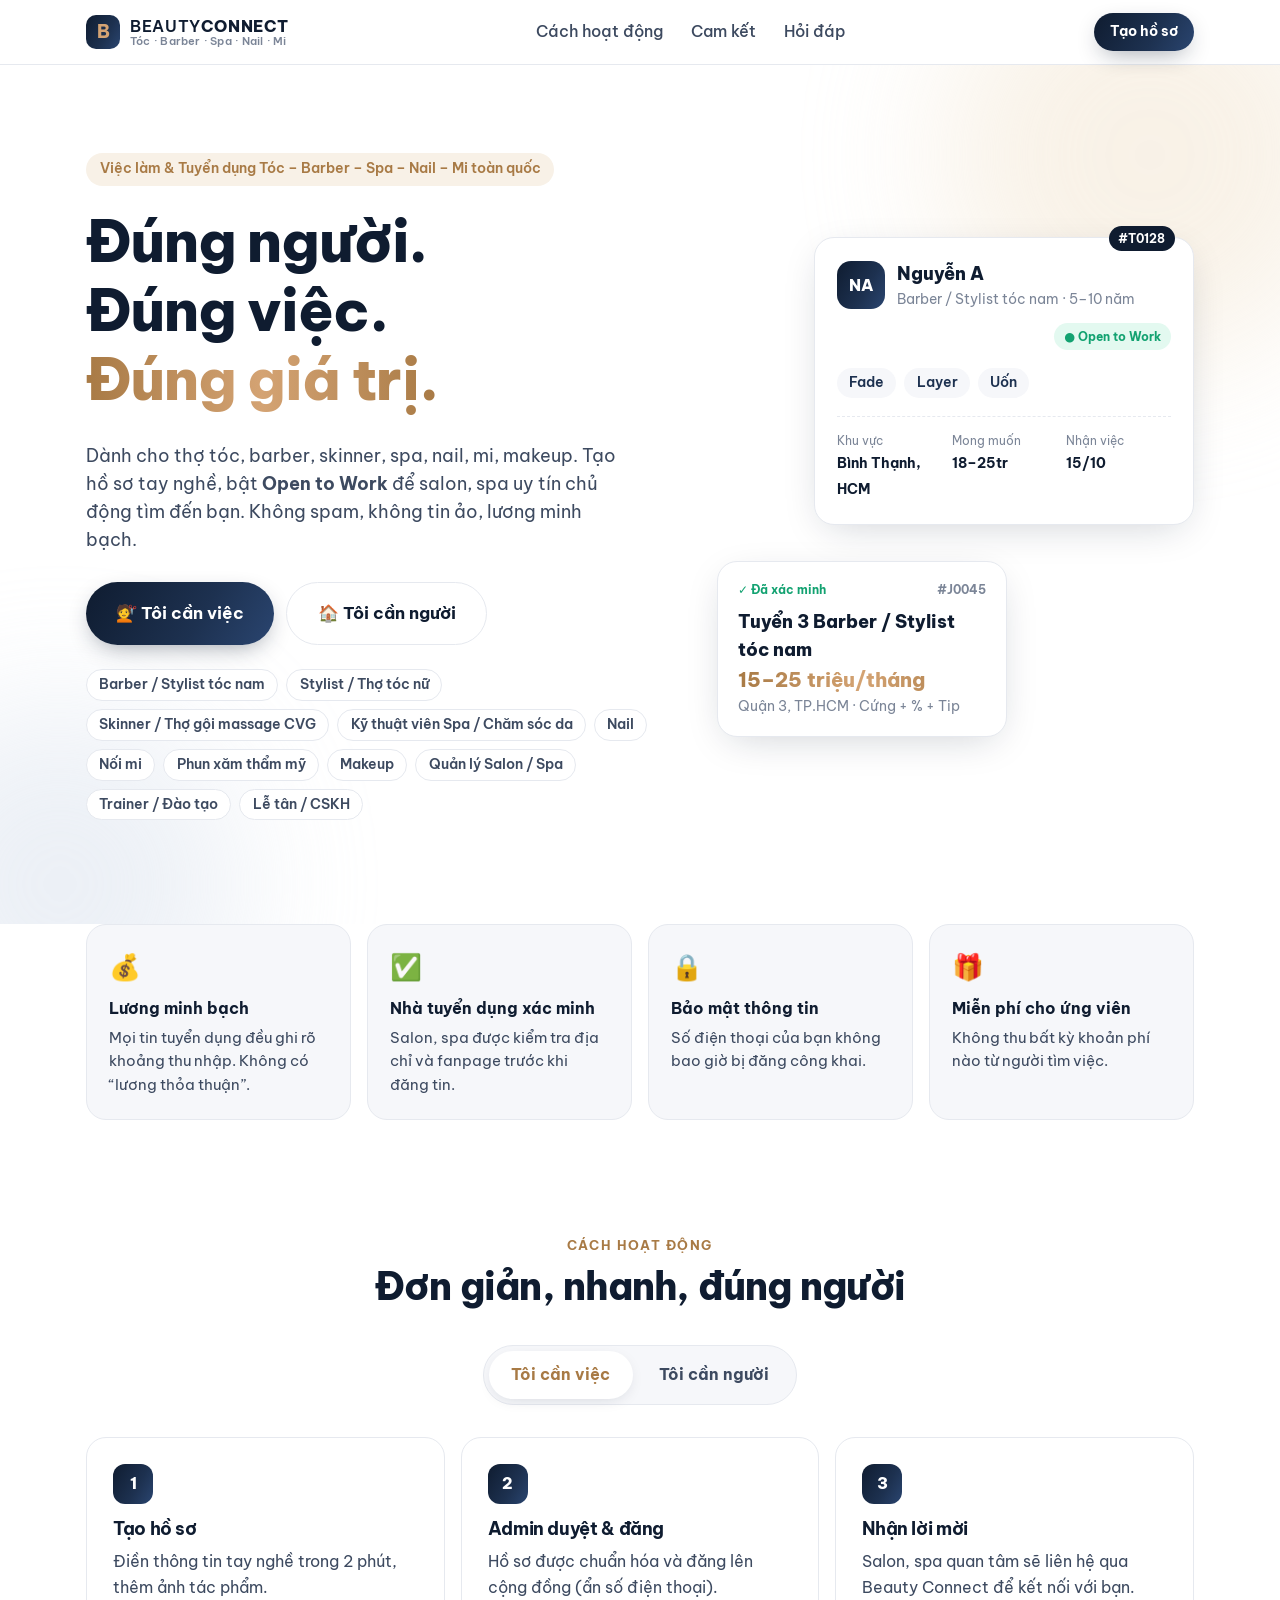
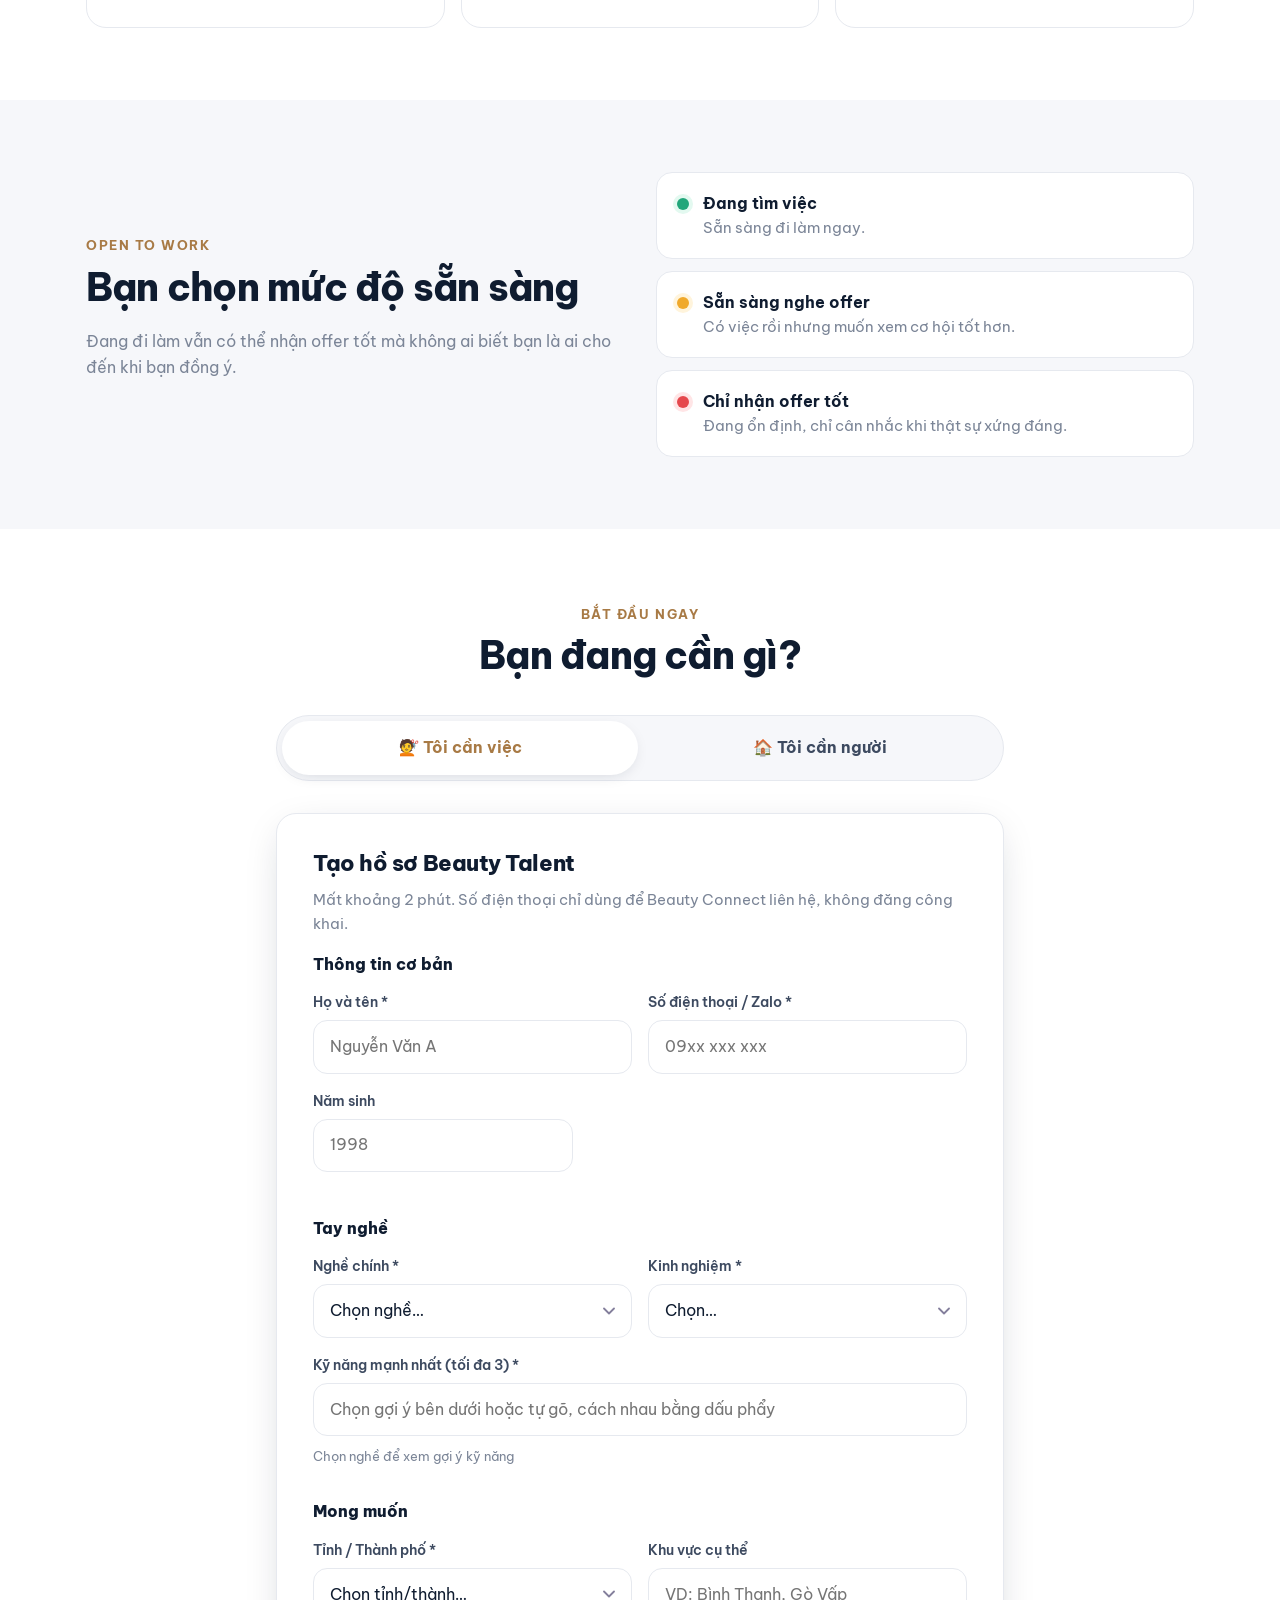
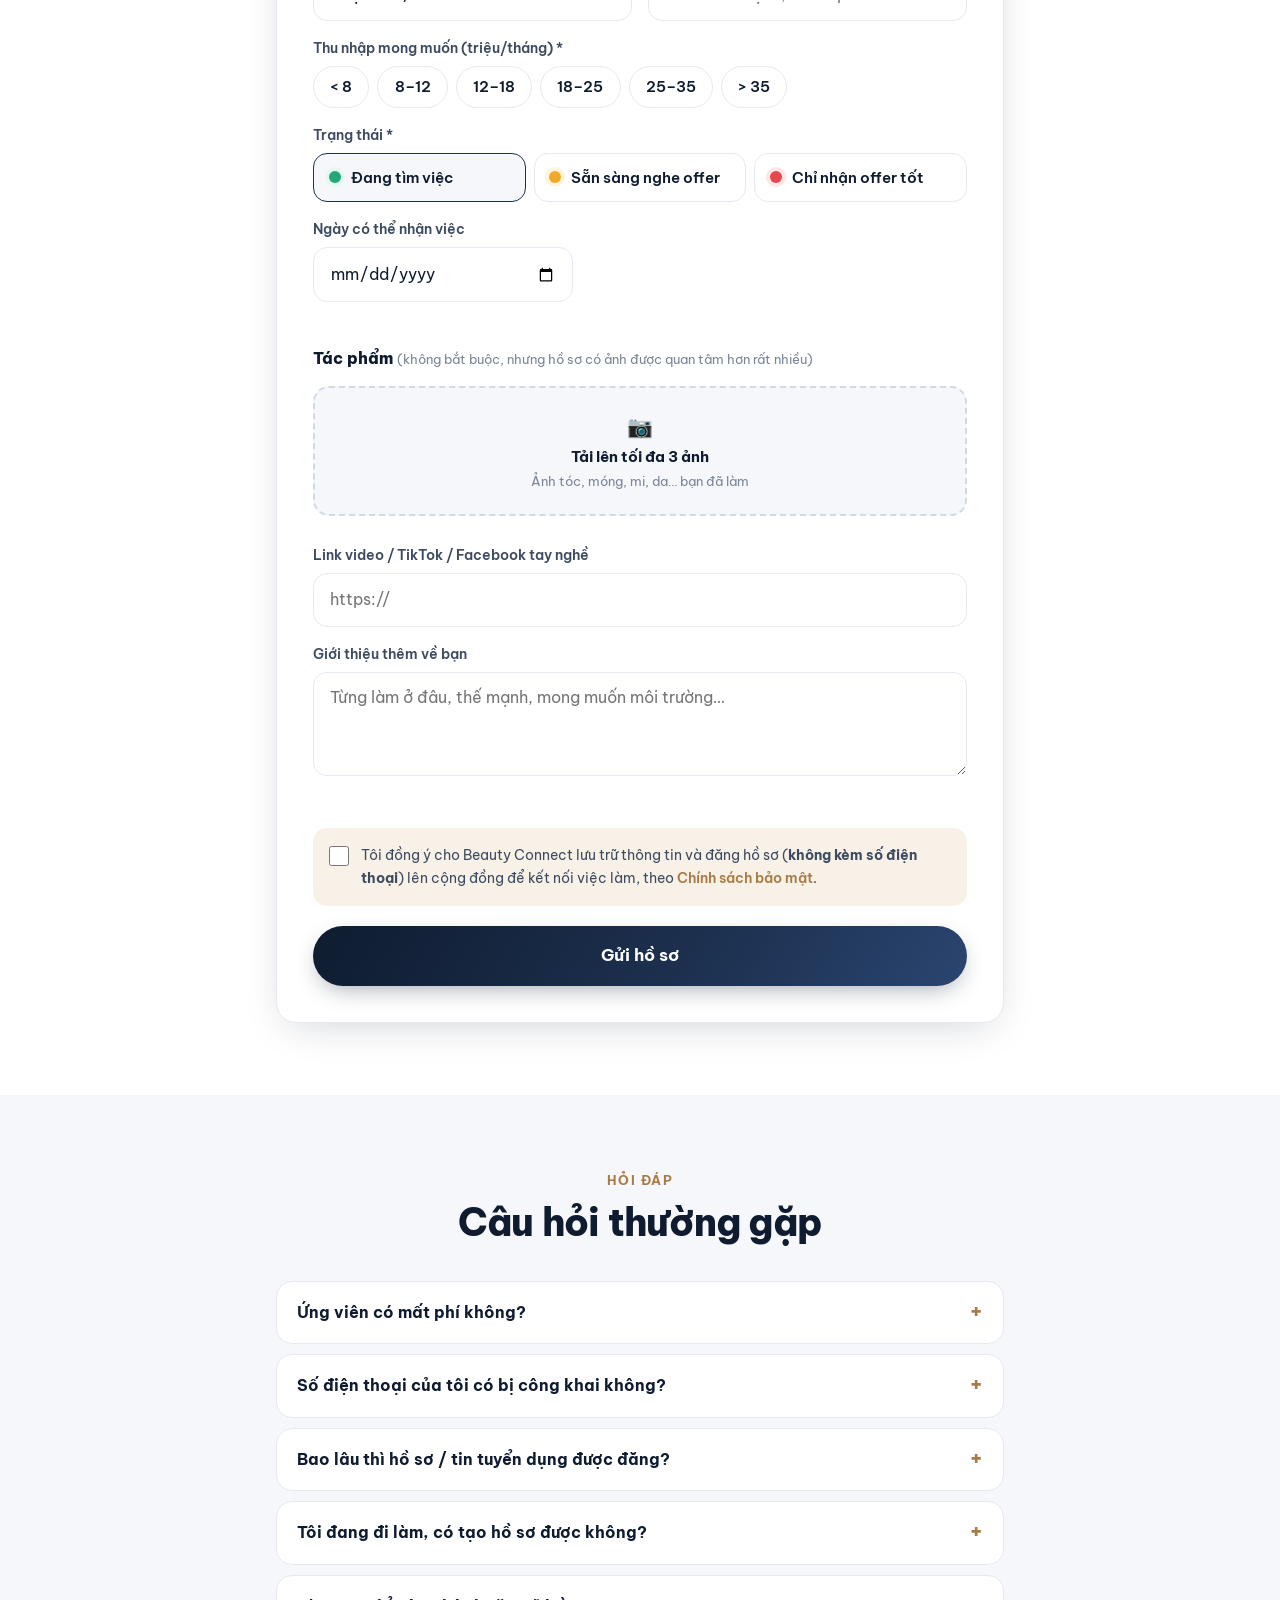
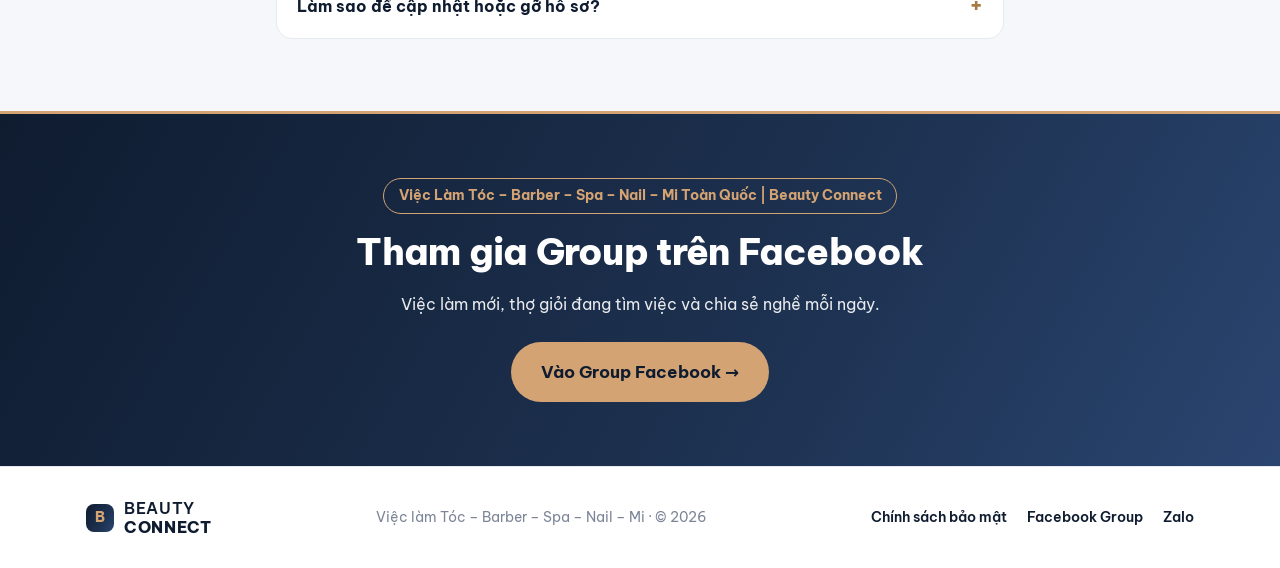
<file: index.html>
<!doctype html>
<html lang="vi">
<head>
  <meta charset="utf-8">
  <meta name="viewport" content="width=device-width, initial-scale=1">
  <title>Việc Làm Tóc – Barber – Spa – Nail – Mi Toàn Quốc | Beauty Connect</title>
  <meta name="description" content="Việc làm thợ tóc, barber, spa, nail, mi, makeup. Tuyển thợ uy tín: lương minh bạch, nhà tuyển dụng được xác minh, không thu phí ứng viên.">
  <meta property="og:title" content="Việc Làm Tóc – Barber – Spa – Nail – Mi Toàn Quốc | Beauty Connect">
  <meta property="og:description" content="Cộng đồng nhân sự ngành Beauty Việt Nam: Barber / Stylist tóc nam · Stylist / Thợ tóc nữ · Skinner · Spa · Nail · Mi · Phun xăm · Makeup.">
  <link rel="preconnect" href="https://fonts.googleapis.com">
  <link rel="preconnect" href="https://fonts.gstatic.com" crossorigin>
  <link href="https://fonts.googleapis.com/css2?family=Be+Vietnam+Pro:wght@400;500;600;700;800&display=swap" rel="stylesheet">
  <link rel="stylesheet" href="styles.css">
  <meta name="theme-color" content="#0f1c30">
</head>
<body>

<!-- ============ HEADER ============ -->
<header class="header">
  <div class="container header__inner">
    <a href="#" class="logo" aria-label="Beauty Connect">
      <span class="logo__mark">B</span>
      <span class="logo__text"><span>BEAUTY<b>CONNECT</b></span><small class="logo__sub">Tóc · Barber · Spa · Nail · Mi</small></span>
    </a>
    <nav class="nav">
      <a href="#cach-hoat-dong">Cách hoạt động</a>
      <a href="#cam-ket">Cam kết</a>
      <a href="#faq">Hỏi đáp</a>
    </nav>
    <a href="#dang-ky" class="btn btn--sm btn--primary" data-open="talent">Tạo hồ sơ</a>
  </div>
</header>

<main>

<!-- ============ HERO ============ -->
<section class="hero">
  <div class="blob blob--1"></div>
  <div class="blob blob--2"></div>
  <div class="container hero__inner">
    <div class="hero__copy">
      <span class="pill">Việc làm &amp; Tuyển dụng Tóc – Barber – Spa – Nail – Mi toàn quốc</span>
      <h1>Đúng người.<br>Đúng việc.<br><span class="grad-text">Đúng giá trị.</span></h1>
      <p class="lead">Dành cho thợ tóc, barber, skinner, spa, nail, mi, makeup. Tạo hồ sơ tay nghề, bật <b>Open to Work</b> để salon, spa uy tín chủ động tìm đến bạn. Không spam, không tin ảo, lương minh bạch.</p>
      <div class="hero__cta">
        <a href="#dang-ky" class="btn btn--primary btn--lg" data-open="talent">💇 Tôi cần việc</a>
        <a href="#dang-ky" class="btn btn--ghost btn--lg" data-open="employer">🏠 Tôi cần người</a>
      </div>
      <ul class="hero__tags" data-profession-tags></ul>
    </div>

    <div class="hero__visual" aria-hidden="true">
      <div class="card talent-card float">
        <div class="talent-card__head">
          <div class="avatar">NA</div>
          <div>
            <div class="talent-card__name">Nguyễn A</div>
            <div class="talent-card__role">Barber / Stylist tóc nam · 5–10 năm</div>
          </div>
          <span class="status status--green">● Open to Work</span>
        </div>
        <div class="talent-card__chips"><span>Fade</span><span>Layer</span><span>Uốn</span></div>
        <div class="talent-card__meta">
          <div><small>Khu vực</small><b>Bình Thạnh, HCM</b></div>
          <div><small>Mong muốn</small><b>18–25tr</b></div>
          <div><small>Nhận việc</small><b>15/10</b></div>
        </div>
        <div class="talent-card__code">#T0128</div>
      </div>
      <div class="card job-card float float--delay">
        <div class="job-card__top"><span class="verified">✓ Đã xác minh</span><span class="job-card__code">#J0045</span></div>
        <div class="job-card__title">Tuyển 3 Barber / Stylist tóc nam</div>
        <div class="job-card__salary">15–25 triệu/tháng</div>
        <div class="job-card__sub">Quận 3, TP.HCM · Cứng + % + Tip</div>
      </div>
    </div>
  </div>
</section>

<!-- ============ PROMISES ============ -->
<section class="promises" id="cam-ket">
  <div class="container promises__grid">
    <div class="promise"><span class="promise__icon">💰</span><b>Lương minh bạch</b><p>Mọi tin tuyển dụng đều ghi rõ khoảng thu nhập. Không có “lương thỏa thuận”.</p></div>
    <div class="promise"><span class="promise__icon">✅</span><b>Nhà tuyển dụng xác minh</b><p>Salon, spa được kiểm tra địa chỉ và fanpage trước khi đăng tin.</p></div>
    <div class="promise"><span class="promise__icon">🔒</span><b>Bảo mật thông tin</b><p>Số điện thoại của bạn không bao giờ bị đăng công khai.</p></div>
    <div class="promise"><span class="promise__icon">🎁</span><b>Miễn phí cho ứng viên</b><p>Không thu bất kỳ khoản phí nào từ người tìm việc.</p></div>
  </div>
</section>

<!-- ============ HOW IT WORKS ============ -->
<section class="section" id="cach-hoat-dong">
  <div class="container">
    <div class="section__head">
      <span class="eyebrow">Cách hoạt động</span>
      <h2>Đơn giản, nhanh, đúng người</h2>
    </div>
    <div class="switch" role="tablist">
      <button class="switch__btn is-active" data-how="talent" role="tab">Tôi cần việc</button>
      <button class="switch__btn" data-how="employer" role="tab">Tôi cần người</button>
    </div>

    <div class="steps" data-how-panel="talent">
      <div class="step"><span class="step__num">1</span><h3>Tạo hồ sơ</h3><p>Điền thông tin tay nghề trong 2 phút, thêm ảnh tác phẩm.</p></div>
      <div class="step"><span class="step__num">2</span><h3>Admin duyệt & đăng</h3><p>Hồ sơ được chuẩn hóa và đăng lên cộng đồng (ẩn số điện thoại).</p></div>
      <div class="step"><span class="step__num">3</span><h3>Nhận lời mời</h3><p>Salon, spa quan tâm sẽ liên hệ qua Beauty Connect để kết nối với bạn.</p></div>
    </div>
    <div class="steps" data-how-panel="employer" hidden>
      <div class="step"><span class="step__num">1</span><h3>Đăng tin tuyển</h3><p>Điền thông tin vị trí, thu nhập, quyền lợi rõ ràng.</p></div>
      <div class="step"><span class="step__num">2</span><h3>Xác minh & đăng</h3><p>Admin kiểm tra cơ sở và đăng tin chuẩn format lên cộng đồng.</p></div>
      <div class="step"><span class="step__num">3</span><h3>Săn Talent</h3><p>Nhận ứng viên và chủ động tiếp cận các hồ sơ đang Open to Work.</p></div>
    </div>
  </div>
</section>

<!-- ============ STATUS ============ -->
<section class="section section--soft">
  <div class="container status-wrap">
    <div class="section__head section__head--left">
      <span class="eyebrow">Open to Work</span>
      <h2>Bạn chọn mức độ sẵn sàng</h2>
      <p class="muted">Đang đi làm vẫn có thể nhận offer tốt mà không ai biết bạn là ai cho đến khi bạn đồng ý.</p>
    </div>
    <div class="status-list">
      <div class="status-item"><span class="dot dot--green"></span><div><b>Đang tìm việc</b><p>Sẵn sàng đi làm ngay.</p></div></div>
      <div class="status-item"><span class="dot dot--yellow"></span><div><b>Sẵn sàng nghe offer</b><p>Có việc rồi nhưng muốn xem cơ hội tốt hơn.</p></div></div>
      <div class="status-item"><span class="dot dot--red"></span><div><b>Chỉ nhận offer tốt</b><p>Đang ổn định, chỉ cân nhắc khi thật sự xứng đáng.</p></div></div>
    </div>
  </div>
</section>

<!-- ============ FORMS ============ -->
<section class="section" id="dang-ky">
  <div class="container container--narrow">
    <div class="section__head">
      <span class="eyebrow">Bắt đầu ngay</span>
      <h2>Bạn đang cần gì?</h2>
    </div>

    <div class="switch switch--big" role="tablist">
      <button class="switch__btn is-active" data-form="talent" role="tab">💇 Tôi cần việc</button>
      <button class="switch__btn" data-form="employer" role="tab">🏠 Tôi cần người</button>
    </div>

    <!-- ---------- TALENT FORM ---------- -->
    <form class="form card" id="form-talent" data-form-panel="talent" novalidate>
      <h3 class="form__title">Tạo hồ sơ Beauty Talent</h3>
      <p class="form__sub">Mất khoảng 2 phút. Số điện thoại chỉ dùng để Beauty Connect liên hệ, không đăng công khai.</p>

      <fieldset>
        <legend>Thông tin cơ bản</legend>
        <div class="grid-2">
          <label class="field"><span>Họ và tên *</span><input name="ho_ten" required autocomplete="name" placeholder="Nguyễn Văn A"></label>
          <label class="field"><span>Số điện thoại / Zalo *</span><input name="sdt" required type="tel" inputmode="tel" autocomplete="tel" placeholder="09xx xxx xxx"></label>
        </div>
        <label class="field field--short"><span>Năm sinh</span><input name="nam_sinh" inputmode="numeric" maxlength="4" placeholder="1998"></label>
      </fieldset>

      <fieldset>
        <legend>Tay nghề</legend>
        <div class="grid-2">
          <label class="field"><span>Nghề chính *</span><select name="nghe" required data-professions></select></label>
          <label class="field"><span>Kinh nghiệm *</span>
            <select name="kinh_nghiem" required>
              <option value="">Chọn…</option>
              <option>Dưới 1 năm</option><option>1–2 năm</option><option>3–5 năm</option><option>5–10 năm</option><option>Trên 10 năm</option>
            </select>
          </label>
        </div>
        <label class="field"><span>Kỹ năng mạnh nhất (tối đa 3) *</span>
          <input name="ky_nang" required placeholder="Chọn gợi ý bên dưới hoặc tự gõ, cách nhau bằng dấu phẩy">
        </label>
        <div class="chips" data-skill-chips><small class="muted">Chọn nghề để xem gợi ý kỹ năng</small></div>
      </fieldset>

      <fieldset>
        <legend>Mong muốn</legend>
        <div class="grid-2">
          <label class="field"><span>Tỉnh / Thành phố *</span><select name="tinh" required data-provinces></select></label>
          <label class="field"><span>Khu vực cụ thể</span><input name="khu_vuc" placeholder="VD: Bình Thạnh, Gò Vấp"></label>
        </div>
        <div class="field"><span>Thu nhập mong muốn (triệu/tháng) *</span>
          <div class="radio-pills">
            <label><input type="radio" name="thu_nhap" value="Dưới 8" required><span>&lt; 8</span></label>
            <label><input type="radio" name="thu_nhap" value="8–12"><span>8–12</span></label>
            <label><input type="radio" name="thu_nhap" value="12–18"><span>12–18</span></label>
            <label><input type="radio" name="thu_nhap" value="18–25"><span>18–25</span></label>
            <label><input type="radio" name="thu_nhap" value="25–35"><span>25–35</span></label>
            <label><input type="radio" name="thu_nhap" value="Trên 35"><span>&gt; 35</span></label>
          </div>
        </div>
        <div class="field"><span>Trạng thái *</span>
          <div class="radio-cards">
            <label><input type="radio" name="trang_thai" value="Đang tìm việc" required checked><span><i class="dot dot--green"></i>Đang tìm việc</span></label>
            <label><input type="radio" name="trang_thai" value="Sẵn sàng nghe offer"><span><i class="dot dot--yellow"></i>Sẵn sàng nghe offer</span></label>
            <label><input type="radio" name="trang_thai" value="Chỉ nhận offer tốt"><span><i class="dot dot--red"></i>Chỉ nhận offer tốt</span></label>
          </div>
        </div>
        <label class="field field--short"><span>Ngày có thể nhận việc</span><input name="ngay_nhan_viec" type="date"></label>
      </fieldset>

      <fieldset>
        <legend>Tác phẩm <small class="muted">(không bắt buộc, nhưng hồ sơ có ảnh được quan tâm hơn rất nhiều)</small></legend>
        <label class="upload">
          <input type="file" name="anh" accept="image/*" multiple data-upload>
          <span class="upload__box">📷 <b>Tải lên tối đa 3 ảnh</b><small>Ảnh tóc, móng, mi, da… bạn đã làm</small></span>
        </label>
        <div class="thumbs" data-thumbs></div>
        <label class="field"><span>Link video / TikTok / Facebook tay nghề</span><input name="link_tay_nghe" type="url" placeholder="https://"></label>
        <label class="field"><span>Giới thiệu thêm về bạn</span><textarea name="gioi_thieu" rows="3" placeholder="Từng làm ở đâu, thế mạnh, mong muốn môi trường…"></textarea></label>
      </fieldset>

      <label class="consent"><input type="checkbox" name="dong_y" required>
        <span>Tôi đồng ý cho Beauty Connect lưu trữ thông tin và đăng hồ sơ (<b>không kèm số điện thoại</b>) lên cộng đồng để kết nối việc làm, theo <a href="chinh-sach-bao-mat.html" target="_blank" style="color:var(--pink);font-weight:600">Chính sách bảo mật</a>.</span>
      </label>

      <input type="text" name="website" tabindex="-1" autocomplete="off" aria-hidden="true" style="position:absolute;left:-9999px">
      <p class="form__error" data-error hidden></p>
      <button class="btn btn--primary btn--lg btn--block" type="submit">Gửi hồ sơ</button>
    </form>

    <!-- ---------- EMPLOYER FORM ---------- -->
    <form class="form card" id="form-employer" data-form-panel="employer" novalidate hidden>
      <h3 class="form__title">Đăng tin tuyển dụng</h3>
      <p class="form__sub">Tin được kiểm duyệt và đăng theo chuẩn Beauty Connect. Vui lòng ghi rõ thu nhập để tin được duyệt nhanh.</p>

      <fieldset>
        <legend>Cơ sở tuyển dụng</legend>
        <label class="field"><span>Tên Salon / Spa / Thương hiệu *</span><input name="ten_co_so" required placeholder="ABC Barbershop"></label>
        <label class="field"><span>Link Fanpage hoặc Google Maps * <small class="muted">(để xác minh)</small></span><input name="link_xac_minh" type="url" required placeholder="https://"></label>
        <div class="grid-2">
          <label class="field"><span>Tỉnh / Thành phố *</span><select name="tinh" required data-provinces></select></label>
          <label class="field"><span>Địa chỉ cụ thể *</span><input name="dia_chi" required placeholder="Số nhà, đường, phường"></label>
        </div>
        <div class="grid-2">
          <label class="field"><span>Người liên hệ & chức vụ *</span><input name="nguoi_lien_he" required placeholder="Chị B – Quản lý"></label>
          <label class="field"><span>Số điện thoại / Zalo *</span><input name="sdt" type="tel" inputmode="tel" required placeholder="09xx xxx xxx"></label>
        </div>
      </fieldset>

      <fieldset>
        <legend>Vị trí tuyển</legend>
        <div class="grid-2">
          <label class="field"><span>Vị trí *</span><select name="vi_tri" required data-professions></select></label>
          <label class="field"><span>Số lượng *</span><input name="so_luong" type="number" min="1" required value="1"></label>
        </div>
        <div class="grid-2">
          <label class="field"><span>Thu nhập TỪ (triệu/tháng) *</span><input name="luong_tu" type="number" min="1" required placeholder="15"></label>
          <label class="field"><span>Thu nhập ĐẾN (triệu/tháng) *</span><input name="luong_den" type="number" min="1" required placeholder="25"></label>
        </div>
        <div class="field"><span>Cơ cấu thu nhập *</span>
          <div class="check-pills" data-group="co_cau">
            <label><input type="checkbox" name="co_cau" value="Lương cứng"><span>Lương cứng</span></label>
            <label><input type="checkbox" name="co_cau" value="% doanh thu"><span>% doanh thu</span></label>
            <label><input type="checkbox" name="co_cau" value="Tip"><span>Tip</span></label>
            <label><input type="checkbox" name="co_cau" value="Thưởng KPI"><span>Thưởng KPI</span></label>
          </div>
        </div>
        <label class="field"><span>Thời gian làm việc *</span><input name="thoi_gian" required placeholder="VD: 9h–21h, xoay ca, nghỉ 4 ngày/tháng"></label>
        <label class="field"><span>Yêu cầu *</span><textarea name="yeu_cau" rows="3" required placeholder="Kinh nghiệm, kỹ năng, thái độ…"></textarea></label>
        <div class="field"><span>Quyền lợi</span>
          <div class="check-pills">
            <label><input type="checkbox" name="quyen_loi" value="Bao ăn"><span>Bao ăn</span></label>
            <label><input type="checkbox" name="quyen_loi" value="Bao ở"><span>Bao ở</span></label>
            <label><input type="checkbox" name="quyen_loi" value="BHXH"><span>BHXH</span></label>
            <label><input type="checkbox" name="quyen_loi" value="Đào tạo tay nghề"><span>Đào tạo</span></label>
            <label><input type="checkbox" name="quyen_loi" value="Thưởng lễ Tết"><span>Thưởng lễ Tết</span></label>
          </div>
        </div>
      </fieldset>

      <fieldset>
        <legend>Hình ảnh nơi làm việc * <small class="muted">(tối thiểu 1 ảnh – dùng để đăng kèm tin tuyển dụng)</small></legend>
        <label class="upload">
          <input type="file" name="anh" accept="image/*" multiple data-upload>
          <span class="upload__box">🏠 <b>Tải lên 1–3 ảnh</b><small>Không gian salon, đội ngũ, khu vực làm việc – ảnh đẹp giúp tin được quan tâm hơn</small></span>
        </label>
        <div class="thumbs" data-thumbs></div>
      </fieldset>

      <label class="consent"><input type="checkbox" name="cam_ket" required>
        <span>Tôi cam kết thông tin tuyển dụng là thật, mức thu nhập đúng thực tế và <b>không thu phí ứng viên</b> dưới mọi hình thức, và đồng ý với <a href="chinh-sach-bao-mat.html" target="_blank" style="color:var(--pink);font-weight:600">Chính sách bảo mật</a>.</span>
      </label>

      <input type="text" name="website" tabindex="-1" autocomplete="off" aria-hidden="true" style="position:absolute;left:-9999px">
      <p class="form__error" data-error hidden></p>
      <button class="btn btn--primary btn--lg btn--block" type="submit">Gửi tin tuyển dụng</button>
    </form>
  </div>
</section>

<!-- ============ FAQ ============ -->
<section class="section section--soft" id="faq">
  <div class="container container--narrow">
    <div class="section__head">
      <span class="eyebrow">Hỏi đáp</span>
      <h2>Câu hỏi thường gặp</h2>
    </div>
    <div class="faq">
      <details><summary>Ứng viên có mất phí không?</summary><p>Không. Beauty Connect hoàn toàn miễn phí cho người tìm việc. Nếu ai đó thu phí bạn nhân danh Beauty Connect, hãy báo ngay cho admin.</p></details>
      <details><summary>Số điện thoại của tôi có bị công khai không?</summary><p>Không. Hồ sơ đăng lên cộng đồng chỉ có mã số (VD: #T0128). Nhà tuyển dụng muốn liên hệ phải đi qua Beauty Connect.</p></details>
      <details><summary>Bao lâu thì hồ sơ / tin tuyển dụng được đăng?</summary><p>Trong vòng 24 giờ sau khi admin kiểm duyệt. Tin thiếu thông tin thu nhập sẽ không được duyệt.</p></details>
      <details><summary>Tôi đang đi làm, có tạo hồ sơ được không?</summary><p>Được. Chọn trạng thái “Sẵn sàng nghe offer” hoặc “Chỉ nhận offer tốt”. Bạn có thể ẩn tên thật nếu muốn, chỉ cần ghi chú trong phần giới thiệu.</p></details>
      <details><summary>Làm sao để cập nhật hoặc gỡ hồ sơ?</summary><p>Nhắn admin kèm mã hồ sơ của bạn. Khi bạn đã có việc, hồ sơ sẽ được chuyển sang trạng thái “Đã nhận việc”.</p></details>
    </div>
  </div>
</section>

<!-- ============ CTA ============ -->
<section class="cta-band">
  <div class="container cta-band__inner">
    <span class="cta-band__group">Việc Làm Tóc – Barber – Spa – Nail – Mi Toàn Quốc | Beauty Connect</span>
    <h2>Tham gia Group trên Facebook</h2>
    <p>Việc làm mới, thợ giỏi đang tìm việc và chia sẻ nghề mỗi ngày.</p>
    <a class="btn btn--white btn--lg" data-link="group" href="#" target="_blank" rel="noopener">Vào Group Facebook →</a>
  </div>
</section>

</main>

<footer class="footer">
  <div class="container footer__inner">
    <div class="logo logo--small"><span class="logo__mark">B</span><span class="logo__text">BEAUTY<b>CONNECT</b></span></div>
    <p class="muted">Việc làm Tóc – Barber – Spa – Nail – Mi · © <span data-year></span></p>
    <div class="footer__links"><a href="chinh-sach-bao-mat.html">Chính sách bảo mật</a><a data-link="group" href="#" target="_blank" rel="noopener">Facebook Group</a><a data-link="zalo" href="#" target="_blank" rel="noopener">Zalo</a></div>
  </div>
</footer>

<!-- ============ SUCCESS MODAL ============ -->
<div class="modal" data-modal hidden>
  <div class="modal__backdrop" data-close></div>
  <div class="modal__box card" role="dialog" aria-modal="true" aria-labelledby="modal-title">
    <button class="modal__x" data-close aria-label="Đóng">×</button>
    <div class="modal__icon">🎉</div>
    <h3 id="modal-title">Đã gửi thành công!</h3>
    <p class="muted" data-modal-msg></p>
    <div class="preview">
      <div class="preview__label">Bài đăng trên Group sẽ trông như thế này:</div>
      <pre class="preview__post" data-preview></pre>
    </div>
    <button class="btn btn--primary btn--block" data-close>Xong</button>
  </div>
</div>

<script src="app.js"></script>
</body>
</html>
</file>
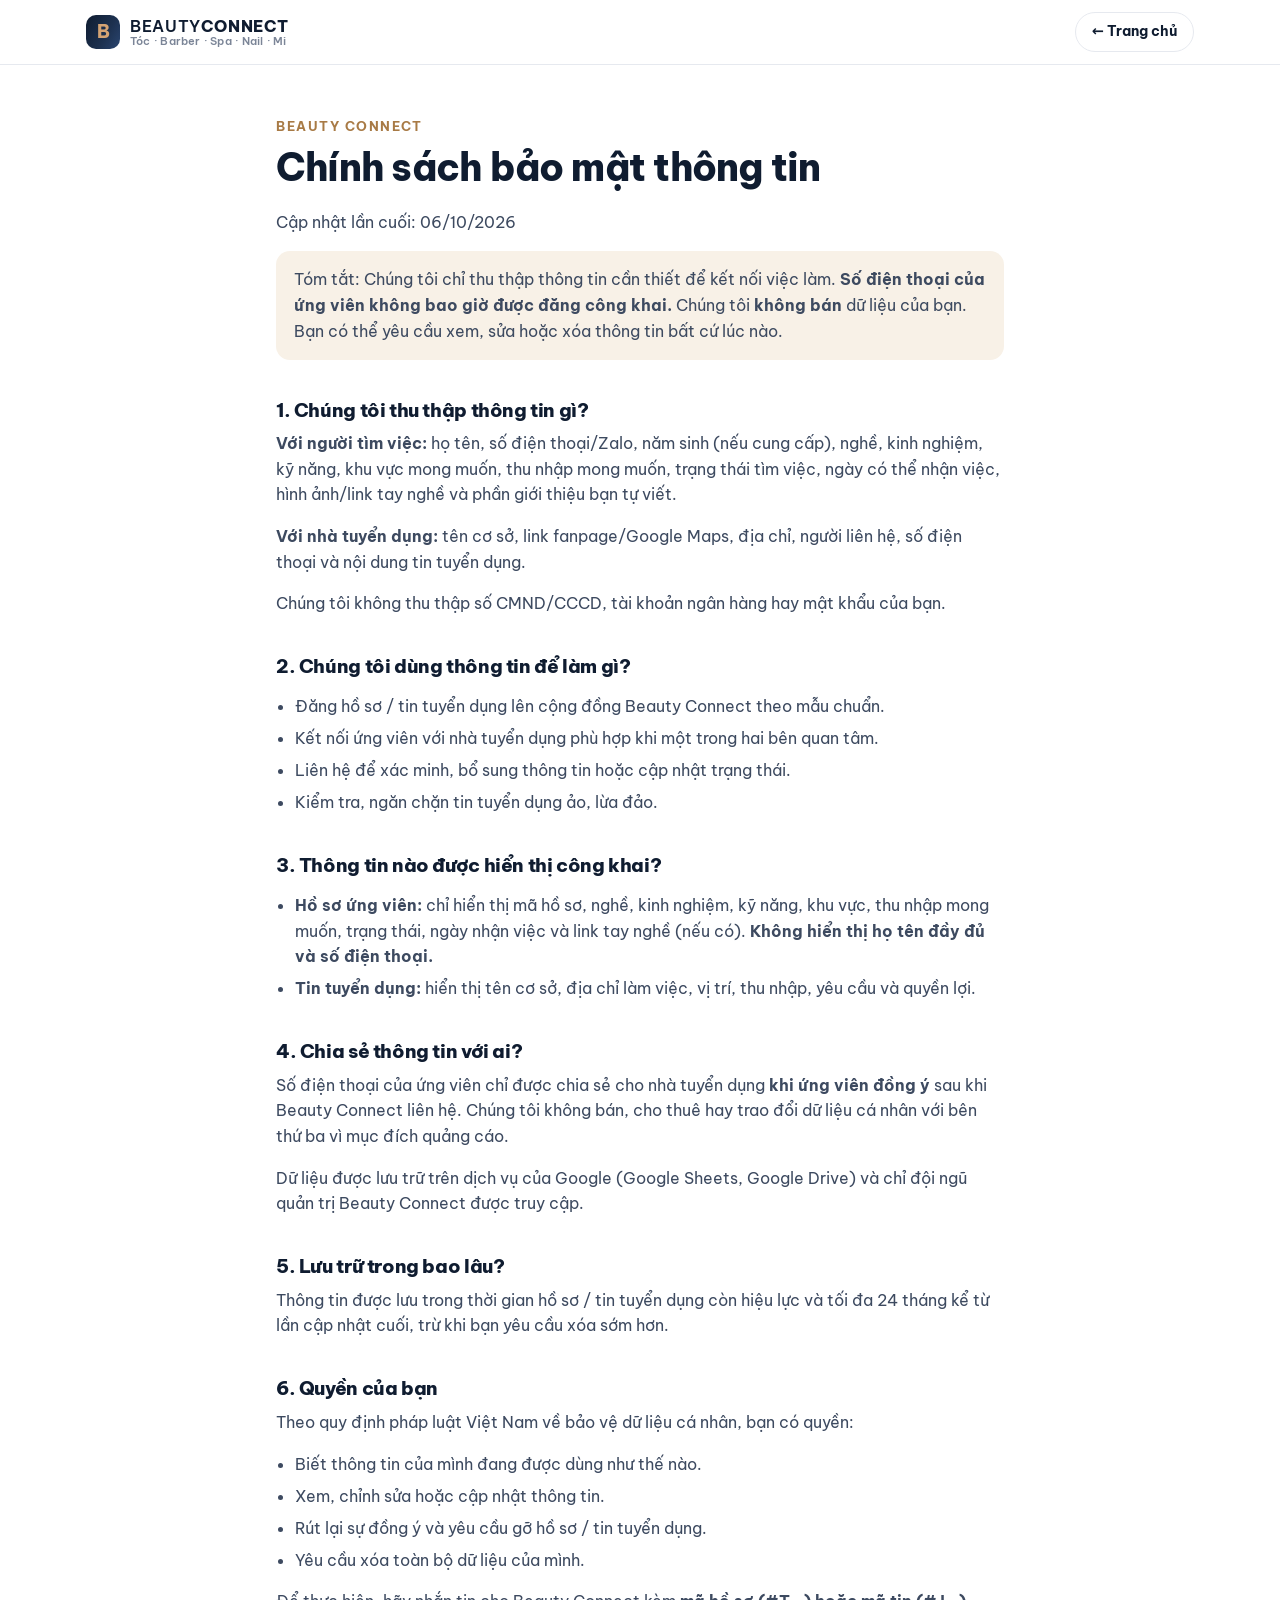
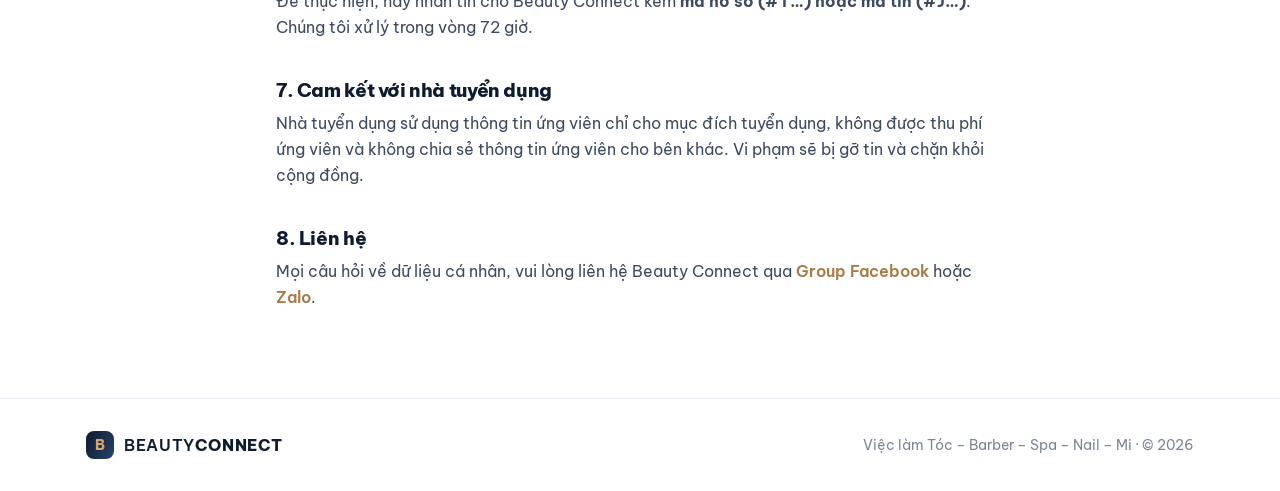
<file: chinh-sach-bao-mat.html>
<!doctype html>
<html lang="vi">
<head>
  <meta charset="utf-8">
  <meta name="viewport" content="width=device-width, initial-scale=1">
  <title>Chính sách bảo mật | Beauty Connect</title>
  <meta name="robots" content="noindex">
  <meta name="theme-color" content="#0f1c30">
  <link rel="preconnect" href="https://fonts.googleapis.com">
  <link rel="preconnect" href="https://fonts.gstatic.com" crossorigin>
  <link href="https://fonts.googleapis.com/css2?family=Be+Vietnam+Pro:wght@400;500;600;700;800&display=swap" rel="stylesheet">
  <link rel="stylesheet" href="styles.css">
  <style>
    .policy { padding: 48px 0 72px; }
    .policy h1 { font-size: clamp(1.8rem, 5vw, 2.4rem); font-weight: 800; }
    .policy h2 { font-size: 1.2rem; font-weight: 800; margin-top: 2em; }
    .policy p, .policy li { color: var(--ink-2); }
    .policy ul { padding-left: 1.2em; }
    .policy li { margin-bottom: .4em; }
    .policy .note { background: var(--pink-soft); border-radius: 14px; padding: 16px 18px; }
  </style>
</head>
<body>
<header class="header">
  <div class="container header__inner">
    <a href="./" class="logo" aria-label="Beauty Connect – Trang chủ">
      <span class="logo__mark">B</span>
      <span class="logo__text"><span>BEAUTY<b>CONNECT</b></span><small class="logo__sub">Tóc · Barber · Spa · Nail · Mi</small></span>
    </a>
    <a href="./" class="btn btn--sm btn--ghost">← Trang chủ</a>
  </div>
</header>

<main class="policy">
  <div class="container container--narrow">
    <span class="eyebrow">Beauty Connect</span>
    <h1>Chính sách bảo mật thông tin</h1>
    <p class="muted">Cập nhật lần cuối: 06/10/2026</p>

    <p class="note">Tóm tắt: Chúng tôi chỉ thu thập thông tin cần thiết để kết nối việc làm. <b>Số điện thoại của ứng viên không bao giờ được đăng công khai.</b> Chúng tôi <b>không bán</b> dữ liệu của bạn. Bạn có thể yêu cầu xem, sửa hoặc xóa thông tin bất cứ lúc nào.</p>

    <h2>1. Chúng tôi thu thập thông tin gì?</h2>
    <p><b>Với người tìm việc:</b> họ tên, số điện thoại/Zalo, năm sinh (nếu cung cấp), nghề, kinh nghiệm, kỹ năng, khu vực mong muốn, thu nhập mong muốn, trạng thái tìm việc, ngày có thể nhận việc, hình ảnh/link tay nghề và phần giới thiệu bạn tự viết.</p>
    <p><b>Với nhà tuyển dụng:</b> tên cơ sở, link fanpage/Google Maps, địa chỉ, người liên hệ, số điện thoại và nội dung tin tuyển dụng.</p>
    <p>Chúng tôi không thu thập số CMND/CCCD, tài khoản ngân hàng hay mật khẩu của bạn.</p>

    <h2>2. Chúng tôi dùng thông tin để làm gì?</h2>
    <ul>
      <li>Đăng hồ sơ / tin tuyển dụng lên cộng đồng Beauty Connect theo mẫu chuẩn.</li>
      <li>Kết nối ứng viên với nhà tuyển dụng phù hợp khi một trong hai bên quan tâm.</li>
      <li>Liên hệ để xác minh, bổ sung thông tin hoặc cập nhật trạng thái.</li>
      <li>Kiểm tra, ngăn chặn tin tuyển dụng ảo, lừa đảo.</li>
    </ul>

    <h2>3. Thông tin nào được hiển thị công khai?</h2>
    <ul>
      <li><b>Hồ sơ ứng viên:</b> chỉ hiển thị mã hồ sơ, nghề, kinh nghiệm, kỹ năng, khu vực, thu nhập mong muốn, trạng thái, ngày nhận việc và link tay nghề (nếu có). <b>Không hiển thị họ tên đầy đủ và số điện thoại.</b></li>
      <li><b>Tin tuyển dụng:</b> hiển thị tên cơ sở, địa chỉ làm việc, vị trí, thu nhập, yêu cầu và quyền lợi.</li>
    </ul>

    <h2>4. Chia sẻ thông tin với ai?</h2>
    <p>Số điện thoại của ứng viên chỉ được chia sẻ cho nhà tuyển dụng <b>khi ứng viên đồng ý</b> sau khi Beauty Connect liên hệ. Chúng tôi không bán, cho thuê hay trao đổi dữ liệu cá nhân với bên thứ ba vì mục đích quảng cáo.</p>
    <p>Dữ liệu được lưu trữ trên dịch vụ của Google (Google Sheets, Google Drive) và chỉ đội ngũ quản trị Beauty Connect được truy cập.</p>

    <h2>5. Lưu trữ trong bao lâu?</h2>
    <p>Thông tin được lưu trong thời gian hồ sơ / tin tuyển dụng còn hiệu lực và tối đa 24 tháng kể từ lần cập nhật cuối, trừ khi bạn yêu cầu xóa sớm hơn.</p>

    <h2>6. Quyền của bạn</h2>
    <p>Theo quy định pháp luật Việt Nam về bảo vệ dữ liệu cá nhân, bạn có quyền:</p>
    <ul>
      <li>Biết thông tin của mình đang được dùng như thế nào.</li>
      <li>Xem, chỉnh sửa hoặc cập nhật thông tin.</li>
      <li>Rút lại sự đồng ý và yêu cầu gỡ hồ sơ / tin tuyển dụng.</li>
      <li>Yêu cầu xóa toàn bộ dữ liệu của mình.</li>
    </ul>
    <p>Để thực hiện, hãy nhắn tin cho Beauty Connect kèm <b>mã hồ sơ (#T…) hoặc mã tin (#J…)</b>. Chúng tôi xử lý trong vòng 72 giờ.</p>

    <h2>7. Cam kết với nhà tuyển dụng</h2>
    <p>Nhà tuyển dụng sử dụng thông tin ứng viên chỉ cho mục đích tuyển dụng, không được thu phí ứng viên và không chia sẻ thông tin ứng viên cho bên khác. Vi phạm sẽ bị gỡ tin và chặn khỏi cộng đồng.</p>

    <h2>8. Liên hệ</h2>
    <p>Mọi câu hỏi về dữ liệu cá nhân, vui lòng liên hệ Beauty Connect qua <a data-link="group" href="#" target="_blank" rel="noopener" style="color:var(--pink);font-weight:600">Group Facebook</a> hoặc <a data-link="zalo" href="#" target="_blank" rel="noopener" style="color:var(--pink);font-weight:600">Zalo</a>.</p>
  </div>
</main>

<footer class="footer">
  <div class="container footer__inner">
    <div class="logo logo--small"><span class="logo__mark">B</span><span class="logo__text"><span>BEAUTY<b>CONNECT</b></span></span></div>
    <p class="muted">Việc làm Tóc – Barber – Spa – Nail – Mi · © 2026</p>
  </div>
</footer>
<script>
  // Dùng chung link với trang chủ (cập nhật trong app.js → CONFIG)
  fetch('app.js').then(r => r.text()).then(t => {
    const g = /GROUP_URL:\s*'([^']*)'/.exec(t), z = /ZALO_URL:\s*'([^']*)'/.exec(t);
    document.querySelectorAll('[data-link="group"]').forEach(a => g && (a.href = g[1]));
    document.querySelectorAll('[data-link="zalo"]').forEach(a => z && (a.href = z[1]));
  }).catch(() => {});
</script>
</body>
</html>
</file>
<file: styles.css>
:root {
  /* Navy – Vàng đồng */
  --pink: #a87a45;          /* điểm nhấn đồng (đủ tương phản trên nền sáng) */
  --violet: #1d3150;        /* navy */
  --gold: #d4a373;
  --grad: linear-gradient(120deg, #0f1c30 0%, #1d3150 60%, #2a4570 100%);
  --gold-grad: linear-gradient(90deg, #a87a45 0%, #d4a373 50%, #a87a45 100%);
  --ink: #0f1c30;
  --ink-2: #3d4a60;
  --muted: #7b8597;
  --line: #e6e9ef;
  --bg: #ffffff;
  --soft: #f6f7fa;
  --pink-soft: #f8f1e7;
  --green: #22a67a;
  --yellow: #f0a92b;
  --red: #e5484d;
  --radius: 20px;
  --shadow: 0 10px 40px -12px rgba(15, 28, 48, .22);
  --shadow-sm: 0 4px 16px -6px rgba(15, 28, 48, .18);
}

* { box-sizing: border-box; }
html { scroll-behavior: smooth; }
body {
  margin: 0;
  font-family: "Be Vietnam Pro", system-ui, -apple-system, sans-serif;
  color: var(--ink);
  background: var(--bg);
  line-height: 1.6;
  -webkit-font-smoothing: antialiased;
  overflow-x: hidden;
}
h1, h2, h3 { line-height: 1.2; margin: 0 0 .5em; letter-spacing: -.02em; }
p { margin: 0 0 1em; }
a { color: inherit; text-decoration: none; }
img { max-width: 100%; display: block; }
[hidden] { display: none !important; }

.container { width: 100%; max-width: 1140px; margin: 0 auto; padding: 0 16px; }
.container--narrow { max-width: 760px; }
.muted { color: var(--muted); }
.grad-text { background: var(--gold-grad); -webkit-background-clip: text; background-clip: text; color: transparent; }

/* ---------- Buttons ---------- */
.btn {
  display: inline-flex; align-items: center; justify-content: center; gap: .4em;
  font: inherit; font-weight: 700; border: 0; cursor: pointer;
  padding: .8em 1.4em; border-radius: 999px; transition: transform .15s, box-shadow .15s, background .15s;
  white-space: nowrap;
}
.btn:active { transform: scale(.97); }
.btn--primary { background: var(--grad); color: #fff; box-shadow: 0 8px 24px -8px rgba(15, 28, 48, .45); }
.btn--primary:hover { box-shadow: 0 12px 30px -8px rgba(15, 28, 48, .6); transform: translateY(-1px); }
.btn--ghost { background: #fff; color: var(--ink); border: 1.5px solid var(--line); }
.btn--ghost:hover { border-color: var(--violet); color: var(--violet); }
.btn--white { background: var(--gold); color: var(--ink); }
.btn--sm { padding: .55em 1.1em; font-size: .9rem; }
.btn--lg { padding: 1em 1.8em; font-size: 1.05rem; }
.btn--block { width: 100%; }
.btn[disabled] { opacity: .6; pointer-events: none; }

/* ---------- Header ---------- */
.header {
  position: sticky; top: 0; z-index: 50;
  background: rgba(255, 255, 255, .85); backdrop-filter: blur(12px);
  border-bottom: 1px solid var(--line);
}
.header__inner { display: flex; align-items: center; justify-content: space-between; height: 64px; gap: 16px; }
.logo { display: inline-flex; align-items: center; gap: 10px; font-weight: 800; }
.logo__mark {
  width: 34px; height: 34px; border-radius: 10px; background: var(--grad); color: var(--gold);
  display: grid; place-items: center; font-size: 1.1rem;
}
.logo__text { letter-spacing: .04em; font-size: 1rem; font-weight: 600; }
.logo__text b { font-weight: 800; }
.logo__text { display: flex; flex-direction: column; line-height: 1.15; }
.logo__sub { font-size: .68rem; font-weight: 600; letter-spacing: .02em; color: var(--muted); }
.nav { display: none; gap: 28px; font-weight: 500; color: var(--ink-2); }
.nav a:hover { color: var(--pink); }
@media (min-width: 860px) { .nav { display: flex; } }

/* ---------- Hero ---------- */
.hero { position: relative; padding: 56px 0 72px; overflow: hidden; }
.blob { position: absolute; border-radius: 50%; filter: blur(70px); opacity: .45; z-index: -1; }
.blob--1 { width: 420px; height: 420px; background: #f1e2cb; top: -120px; right: -80px; }
.blob--2 { width: 360px; height: 360px; background: #d5deeb; bottom: -140px; left: -120px; }
.hero__inner { display: grid; gap: 48px; align-items: center; }
@media (min-width: 960px) { .hero__inner { grid-template-columns: 1.1fr .9fr; } .hero { padding: 88px 0 104px; } }

.pill {
  display: inline-block; padding: .4em 1em; border-radius: 999px; font-size: .85rem; font-weight: 600;
  background: var(--pink-soft); color: var(--pink); margin-bottom: 20px;
}
.hero h1 { font-size: clamp(2.2rem, 6vw, 3.6rem); font-weight: 800; }
.lead { font-size: 1.1rem; color: var(--ink-2); max-width: 540px; }
.hero__cta { display: flex; flex-wrap: wrap; gap: 12px; margin: 28px 0 24px; }
@media (max-width: 480px) { .hero__cta .btn { flex: 1 1 100%; } }
.hero__tags { list-style: none; padding: 0; margin: 0; display: flex; flex-wrap: wrap; gap: 8px; }
.hero__tags li { font-size: .85rem; font-weight: 600; color: var(--ink-2); padding: .3em .9em; border: 1px solid var(--line); border-radius: 999px; background: #fff; }

/* Hero visual cards */
.hero__visual { position: relative; min-height: 500px; }
.card { background: #fff; border-radius: var(--radius); box-shadow: var(--shadow); border: 1px solid var(--line); }
.talent-card { position: relative; padding: 22px; max-width: 380px; margin-left: auto; }
.talent-card__head { display: flex; align-items: center; gap: 12px; flex-wrap: wrap; }
.avatar { width: 48px; height: 48px; border-radius: 14px; background: var(--grad); color: #fff; display: grid; place-items: center; font-weight: 800; }
.talent-card__name { font-weight: 800; font-size: 1.1rem; }
.talent-card__role { color: var(--muted); font-size: .9rem; }
.status { margin-left: auto; font-size: .78rem; font-weight: 700; padding: .3em .8em; border-radius: 999px; }
.status--green { background: #e3f9f0; color: #13a271; }
.talent-card__chips { display: flex; gap: 8px; margin: 18px 0; }
.talent-card__chips span { background: var(--soft); color: var(--violet); font-weight: 600; font-size: .85rem; padding: .3em .9em; border-radius: 999px; }
.talent-card__meta { display: grid; grid-template-columns: repeat(3, 1fr); gap: 10px; border-top: 1px dashed var(--line); padding-top: 14px; }
.talent-card__meta small { display: block; color: var(--muted); font-size: .75rem; }
.talent-card__meta b { font-size: .9rem; }
.talent-card__code { position: absolute; top: -12px; right: 18px; background: var(--ink); color: #fff; font-size: .75rem; font-weight: 700; padding: .25em .8em; border-radius: 999px; }

.job-card { position: absolute; left: 0; bottom: 0; padding: 18px 20px; width: 290px; }
.job-card__top { display: flex; justify-content: space-between; font-size: .75rem; font-weight: 700; }
.verified { color: #13a271; }
.job-card__code { color: var(--muted); }
.job-card__title { font-weight: 800; font-size: 1.1rem; margin-top: 8px; }
.job-card__salary { font-weight: 800; font-size: 1.25rem; }
.job-card__salary { background: var(--gold-grad); -webkit-background-clip: text; background-clip: text; color: transparent; }
.job-card__sub { color: var(--muted); font-size: .85rem; }
@media (max-width: 959px) {
  .hero__visual { min-height: 0; display: grid; gap: 20px; }
  .talent-card, .job-card { position: relative; margin: 0 auto; max-width: 380px; width: 100%; }
}

.float { animation: float 6s ease-in-out infinite; }
.float--delay { animation-delay: -3s; }
@keyframes float { 50% { transform: translateY(-10px); } }
@media (prefers-reduced-motion: reduce) { .float { animation: none; } html { scroll-behavior: auto; } }

/* ---------- Promises ---------- */
.promises { padding: 0 0 40px; }
.promises__grid { display: grid; gap: 16px; grid-template-columns: 1fr; }
@media (min-width: 600px) { .promises__grid { grid-template-columns: 1fr 1fr; } }
@media (min-width: 960px) { .promises__grid { grid-template-columns: repeat(4, 1fr); } }
.promise { padding: 22px; border-radius: var(--radius); background: var(--soft); border: 1px solid var(--line); }
.promise__icon { font-size: 1.6rem; display: block; margin-bottom: 8px; }
.promise b { display: block; margin-bottom: 4px; }
.promise p { color: var(--ink-2); font-size: .92rem; margin: 0; }

/* ---------- Sections ---------- */
.section { padding: 72px 0; }
.section--soft { background: var(--soft); }
.section__head { text-align: center; margin-bottom: 36px; }
.section__head--left { text-align: left; margin-bottom: 0; }
.section__head h2 { font-size: clamp(1.7rem, 4vw, 2.4rem); font-weight: 800; }
.eyebrow { display: inline-block; font-weight: 700; font-size: .8rem; letter-spacing: .12em; text-transform: uppercase; color: var(--pink); margin-bottom: 8px; }

/* Switch tabs */
.switch { display: flex; gap: 4px; padding: 5px; background: var(--soft); border: 1px solid var(--line); border-radius: 999px; width: max-content; max-width: 100%; margin: 0 auto 32px; }
.switch__btn { font: inherit; font-weight: 700; border: 0; background: transparent; color: var(--ink-2); padding: .7em 1.4em; border-radius: 999px; cursor: pointer; transition: .2s; }
.switch__btn.is-active { background: #fff; color: var(--pink); box-shadow: var(--shadow-sm); }
.switch--big { width: 100%; }
.switch--big .switch__btn { flex: 1; padding: .9em 1em; }

/* Steps */
.steps { display: grid; gap: 16px; }
@media (min-width: 760px) { .steps { grid-template-columns: repeat(3, 1fr); } }
.step { padding: 26px; border-radius: var(--radius); border: 1px solid var(--line); background: #fff; }
.step__num { width: 40px; height: 40px; border-radius: 12px; display: grid; place-items: center; background: var(--grad); color: #fff; font-weight: 800; margin-bottom: 14px; }
.step h3 { font-size: 1.15rem; }
.step p { color: var(--ink-2); margin: 0; }

/* Status */
.status-wrap { display: grid; gap: 32px; align-items: center; }
@media (min-width: 860px) { .status-wrap { grid-template-columns: 1fr 1fr; } }
.status-list { display: grid; gap: 12px; }
.status-item { display: flex; gap: 14px; align-items: flex-start; background: #fff; padding: 18px 20px; border-radius: 16px; border: 1px solid var(--line); }
.status-item p { margin: 0; color: var(--muted); font-size: .92rem; }
.dot { width: 12px; height: 12px; border-radius: 50%; flex: none; display: inline-block; margin-top: 7px; }
.dot--green { background: var(--green); box-shadow: 0 0 0 4px #e3f9f0; }
.dot--yellow { background: var(--yellow); box-shadow: 0 0 0 4px #fff4dc; }
.dot--red { background: var(--red); box-shadow: 0 0 0 4px #ffe5e6; }

/* ---------- Forms ---------- */
.form { padding: 28px 20px; }
@media (min-width: 600px) { .form { padding: 36px; } }
.form__title { font-size: 1.4rem; font-weight: 800; }
.form__sub { color: var(--muted); font-size: .95rem; }
fieldset { border: 0; padding: 0; margin: 0 0 28px; }
legend { font-weight: 800; font-size: 1rem; margin-bottom: 14px; padding: 0; }
legend small { font-weight: 400; font-size: .8rem; }
.grid-2 { display: grid; gap: 0 16px; }
@media (min-width: 600px) { .grid-2 { grid-template-columns: 1fr 1fr; } }
.field { display: block; margin-bottom: 16px; }
.field > span { display: block; font-weight: 600; font-size: .9rem; margin-bottom: 6px; color: var(--ink-2); }
.field--short { max-width: 260px; }
input:not([type=radio]):not([type=checkbox]):not([type=file]), select, textarea {
  width: 100%; font: inherit; font-size: 1rem; color: var(--ink);
  padding: .8em 1em; border: 1.5px solid var(--line); border-radius: 14px; background: #fff;
  transition: border-color .15s, box-shadow .15s; -webkit-appearance: none; appearance: none;
}
select { background-image: url("data:image/svg+xml,%3Csvg xmlns='http://www.w3.org/2000/svg' width='12' height='8' fill='none'%3E%3Cpath d='M1 1.5 6 6.5l5-5' stroke='%23847f9c' stroke-width='1.8' stroke-linecap='round' stroke-linejoin='round'/%3E%3C/svg%3E"); background-repeat: no-repeat; background-position: right 1em center; padding-right: 2.5em; }
textarea { resize: vertical; }
input:focus, select:focus, textarea:focus { outline: none; border-color: var(--violet); box-shadow: 0 0 0 4px rgba(29, 49, 80, .12); }
.is-invalid { border-color: var(--red) !important; box-shadow: 0 0 0 4px rgba(255, 90, 95, .12) !important; }

.chips { display: flex; flex-wrap: wrap; gap: 8px; margin: -6px 0 4px; }
.chip { font: inherit; font-size: .85rem; font-weight: 600; border: 1.5px solid var(--line); background: #fff; color: var(--ink-2); padding: .35em .9em; border-radius: 999px; cursor: pointer; transition: .15s; }
.chip:hover { border-color: var(--pink); color: var(--pink); }
.chip.is-on { background: var(--pink-soft); border-color: var(--pink); color: var(--pink); }

.radio-pills, .check-pills { display: flex; flex-wrap: wrap; gap: 8px; }
.radio-pills label, .check-pills label, .radio-cards label { cursor: pointer; }
.radio-pills input, .check-pills input, .radio-cards input { position: absolute; opacity: 0; pointer-events: none; }
.radio-pills span, .check-pills span {
  display: inline-block; padding: .55em 1.1em; border-radius: 999px; border: 1.5px solid var(--line);
  font-weight: 600; font-size: .92rem; transition: .15s; background: #fff;
}
.radio-pills input:checked + span, .check-pills input:checked + span { background: var(--grad); color: #fff; border-color: transparent; }
.radio-pills input:focus-visible + span, .check-pills input:focus-visible + span, .radio-cards input:focus-visible + span { box-shadow: 0 0 0 4px rgba(29, 49, 80, .2); }
.radio-cards { display: grid; gap: 8px; }
@media (min-width: 600px) { .radio-cards { grid-template-columns: repeat(3, 1fr); } }
.radio-cards span { display: flex; align-items: center; gap: 10px; padding: .8em 1em; border: 1.5px solid var(--line); border-radius: 14px; font-weight: 600; font-size: .92rem; transition: .15s; background: #fff; }
.radio-cards span .dot { margin-top: 0; }
.radio-cards input:checked + span { border-color: var(--violet); background: var(--soft); }
.check-pills.is-invalid { box-shadow: none !important; }
.check-pills.is-invalid span { border-color: var(--red); }

.upload { display: block; margin-bottom: 12px; cursor: pointer; }
.upload input { position: absolute; opacity: 0; pointer-events: none; }
.upload__box { display: flex; flex-direction: column; align-items: center; gap: 2px; padding: 22px; border: 2px dashed #d3d9e3; border-radius: 16px; background: var(--soft); text-align: center; font-size: 1.3rem; transition: .15s; }
.upload__box b { font-size: .95rem; }
.upload__box small { font-size: .82rem; color: var(--muted); }
.upload:hover .upload__box { border-color: var(--violet); }
.thumbs { display: flex; gap: 10px; flex-wrap: wrap; margin-bottom: 16px; }
.thumb { position: relative; width: 84px; height: 84px; border-radius: 12px; overflow: hidden; border: 1px solid var(--line); }
.thumb img { width: 100%; height: 100%; object-fit: cover; }
.thumb button { position: absolute; top: 4px; right: 4px; width: 22px; height: 22px; border-radius: 50%; border: 0; background: rgba(15, 28, 48, .75); color: #fff; cursor: pointer; font-size: 14px; line-height: 1; }

.consent { display: flex; gap: 12px; align-items: flex-start; padding: 16px; border-radius: 14px; background: var(--pink-soft); font-size: .9rem; color: var(--ink-2); margin-bottom: 20px; cursor: pointer; }
.consent input { width: 20px; height: 20px; margin: 2px 0 0; accent-color: var(--pink); flex: none; }
.consent.is-invalid { outline: 2px solid var(--red); }
.form__error { color: var(--red); font-weight: 600; font-size: .92rem; }

/* ---------- FAQ ---------- */
.faq { display: grid; gap: 10px; }
.faq details { background: #fff; border: 1px solid var(--line); border-radius: 16px; padding: 4px 20px; }
.faq summary { cursor: pointer; font-weight: 700; padding: 14px 0; list-style: none; display: flex; justify-content: space-between; gap: 12px; }
.faq summary::-webkit-details-marker { display: none; }
.faq summary::after { content: "+"; font-size: 1.4rem; line-height: 1; color: var(--pink); transition: transform .2s; }
.faq details[open] summary::after { transform: rotate(45deg); }
.faq details p { color: var(--ink-2); }

/* ---------- CTA band & footer ---------- */
.cta-band { background: var(--grad); color: #fff; border-top: 3px solid var(--gold); padding: 64px 0; text-align: center; }
.cta-band h2 { font-size: clamp(1.6rem, 4vw, 2.3rem); font-weight: 800; }
.cta-band p { opacity: .9; margin-bottom: 24px; }
.cta-band__group { display: inline-block; font-weight: 700; font-size: .85rem; padding: .45em 1.1em; border-radius: 999px; border: 1px solid var(--gold); color: var(--gold); margin-bottom: 16px; }
.footer { padding: 32px 0; border-top: 1px solid var(--line); }
.footer__inner { display: flex; flex-wrap: wrap; align-items: center; justify-content: space-between; gap: 12px; }
.footer__inner p { margin: 0; font-size: .9rem; }
.footer__links { display: flex; gap: 20px; font-weight: 600; font-size: .9rem; }
.footer__links a:hover { color: var(--pink); }
.logo--small .logo__mark { width: 28px; height: 28px; font-size: .9rem; border-radius: 8px; }

/* ---------- Modal ---------- */
.modal { position: fixed; inset: 0; z-index: 100; display: grid; place-items: center; padding: 16px; }
.modal__backdrop { position: absolute; inset: 0; background: rgba(15, 28, 48, .5); backdrop-filter: blur(4px); }
.modal__box { position: relative; width: 100%; max-width: 480px; max-height: 90vh; overflow: auto; padding: 28px 22px; text-align: center; }
.modal__x { position: absolute; top: 12px; right: 14px; border: 0; background: none; font-size: 1.6rem; cursor: pointer; color: var(--muted); }
.modal__icon { font-size: 2.6rem; }
.preview { text-align: left; margin: 16px 0 20px; }
.preview__label { font-size: .82rem; font-weight: 700; color: var(--muted); margin-bottom: 8px; }
.preview__post { white-space: pre-wrap; font-family: inherit; font-size: .9rem; background: var(--soft); border: 1px solid var(--line); border-radius: 14px; padding: 16px; margin: 0; }
</file>
